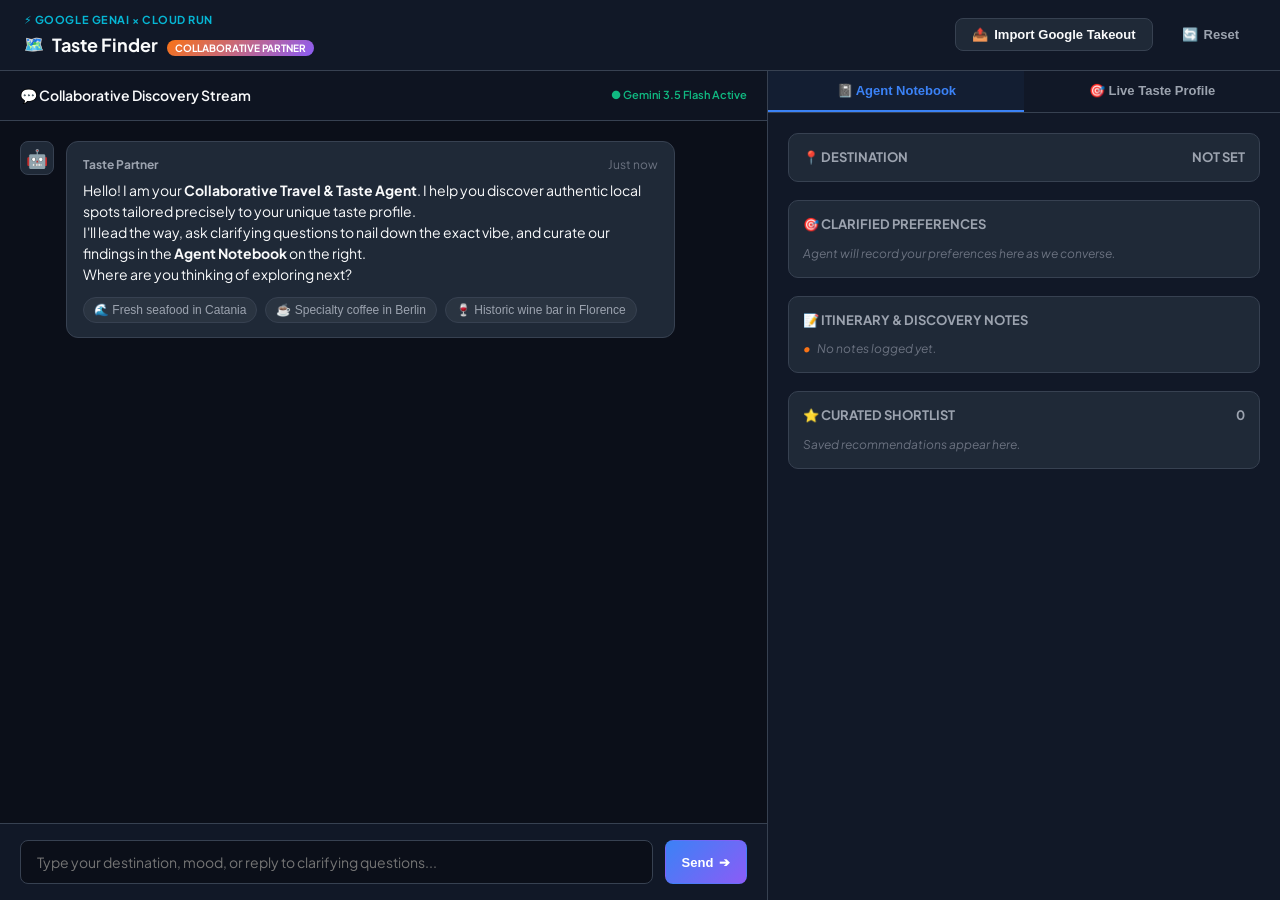
<file: frontend/index.html>
<!DOCTYPE html>
<html lang="en">
<head>
  <meta charset="UTF-8">
  <meta name="viewport" content="width=device-width, initial-scale=1.0">
  <title>Taste Finder — Collaborative Travel & Taste Agent</title>
  <link rel="preconnect" href="https://fonts.googleapis.com">
  <link rel="preconnect" href="https://fonts.gstatic.com" crossorigin>
  <link href="https://fonts.googleapis.com/css2?family=Plus+Jakarta+Sans:wght@300;400;500;600;700;800&family=JetBrains+Mono:wght@400;500&display=swap" rel="stylesheet">
  <link rel="stylesheet" href="style.css">
</head>
<body>
  <div class="app-layout">
    <!-- Top Navigation Bar -->
    <header class="navbar">
      <div class="brand">
        <div class="brand-badge">⚡ Google GenAI × Cloud Run</div>
        <div class="brand-title">
          <span class="brand-icon">🗺️</span>
          <h1>Taste Finder <span class="badge-partner">Collaborative Partner</span></h1>
        </div>
      </div>
      <div class="nav-actions">
        <button id="btnUploadModal" class="btn btn-secondary">
          <span>📤</span> Import Google Takeout
        </button>
        <button id="btnResetSession" class="btn btn-ghost" title="Reset Session">
          <span>🔄</span> Reset
        </button>
      </div>
    </header>

    <!-- Main Workspace Split -->
    <main class="workspace">
      <!-- Left: Agent Conversation & Discovery Feed -->
      <section class="pane chat-pane">
        <div class="pane-header">
          <h2>💬 Collaborative Discovery Stream</h2>
          <span class="status-indicator live">● Gemini 3.5 Flash Active</span>
        </div>

        <div class="chat-container" id="chatContainer">
          <!-- Initial Welcome Message from Agent -->
          <div class="message-card agent">
            <div class="avatar">🤖</div>
            <div class="content">
              <div class="sender-name">Taste Partner <span class="time">Just now</span></div>
              <div class="text">
                <p>Hello! I am your <strong>Collaborative Travel & Taste Agent</strong>. I help you discover authentic local spots tailored precisely to your unique taste profile.</p>
                <p>I'll lead the way, ask clarifying questions to nail down the exact vibe, and curate our findings in the <strong>Agent Notebook</strong> on the right.</p>
                <p>Where are you thinking of exploring next?</p>
              </div>
              <div class="quick-prompts">
                <button class="chip-btn" onclick="sendPrompt('Find fresh seafood in Catania, Sicily')">🌊 Fresh seafood in Catania</button>
                <button class="chip-btn" onclick="sendPrompt('Artisanal bakery and specialty coffee in Berlin')">☕ Specialty coffee in Berlin</button>
                <button class="chip-btn" onclick="sendPrompt('Cozy historic wine bar in Florence')">🍷 Historic wine bar in Florence</button>
              </div>
            </div>
          </div>
        </div>

        <!-- Clarifying Questions Dock -->
        <div class="clarification-bar hidden" id="clarificationBar">
          <div class="clarification-header">
            <span>🤔 Agent Clarifying Question:</span>
          </div>
          <div class="clarification-items" id="clarificationItems"></div>
        </div>

        <!-- Chat Input Form -->
        <form class="chat-input-area" id="chatForm">
          <input 
            type="text" 
            id="chatInput" 
            placeholder="Type your destination, mood, or reply to clarifying questions..." 
            autocomplete="off"
          />
          <button type="submit" id="btnSend" class="btn btn-primary">
            <span>Send</span> ➔
          </button>
        </form>
      </section>

      <!-- Right: Agent Notebook & Live Taste Profile -->
      <aside class="pane notebook-pane">
        <!-- Tab Switcher -->
        <div class="tab-header">
          <button class="tab-btn active" data-tab="notebook">📓 Agent Notebook</button>
          <button class="tab-btn" data-tab="profile">🎯 Live Taste Profile</button>
        </div>

        <!-- Tab 1: Agent Notebook (Itinerary & Shortlist) -->
        <div class="tab-content active" id="tabNotebook">
          <div class="notebook-section">
            <div class="section-title">
              <span>📍 Destination</span>
              <span class="badge" id="nbDestination">Not set</span>
            </div>
          </div>

          <div class="notebook-section">
            <div class="section-title">
              <span>🎯 Clarified Preferences</span>
            </div>
            <div class="tags-container" id="nbPreferences">
              <span class="empty-hint">Agent will record your preferences here as we converse.</span>
            </div>
          </div>

          <div class="notebook-section">
            <div class="section-title">
              <span>📝 Itinerary & Discovery Notes</span>
            </div>
            <ul class="notes-list" id="nbNotes">
              <li class="empty-hint">No notes logged yet.</li>
            </ul>
          </div>

          <div class="notebook-section">
            <div class="section-title">
              <span>⭐ Curated Shortlist</span>
              <span class="badge-count" id="nbShortlistCount">0</span>
            </div>
            <div class="shortlist-container" id="nbShortlist">
              <div class="empty-hint">Saved recommendations appear here.</div>
            </div>
          </div>
        </div>

        <!-- Tab 2: Live Taste Profile & Adapting Vector -->
        <div class="tab-content" id="tabProfile">
          <div class="profile-card">
            <div class="profile-summary" id="profileSummary">
              Loading your taste profile...
            </div>

            <div class="vector-weights">
              <h4>Continuous Preference Weights (Learned)</h4>
              <div class="weight-bar">
                <div class="label">Authenticity & Local Feel</div>
                <div class="progress"><div class="fill" id="weightAuth" style="width: 85%;"></div></div>
                <span class="val" id="valAuth">0.85</span>
              </div>
              <div class="weight-bar">
                <div class="label">Culinary Quality & Craft</div>
                <div class="progress"><div class="fill" id="weightCulinary" style="width: 90%;"></div></div>
                <span class="val" id="valCulinary">0.90</span>
              </div>
              <div class="weight-bar">
                <div class="label">Scenic & Historic Ambiance</div>
                <div class="progress"><div class="fill" id="weightAmbiance" style="width: 80%;"></div></div>
                <span class="val" id="valAmbiance">0.80</span>
              </div>
              <div class="weight-bar">
                <div class="label">Value for Money</div>
                <div class="progress"><div class="fill" id="weightValue" style="width: 75%;"></div></div>
                <span class="val" id="valValue">0.75</span>
              </div>
            </div>

            <div class="tag-group">
              <h4>Preferred Vibes</h4>
              <div class="tags-container" id="profileVibes"></div>
            </div>

            <div class="tag-group">
              <h4>Preferred Cuisines</h4>
              <div class="tags-container" id="profileCuisines"></div>
            </div>

            <div class="tag-group">
              <h4>Avoid Filters (Tourist Traps)</h4>
              <div class="tags-container avoids" id="profileAvoids"></div>
            </div>
          </div>
        </div>
      </aside>
    </main>

    <!-- Upload Takeout Modal -->
    <div class="modal hidden" id="uploadModal">
      <div class="modal-backdrop" onclick="closeModal()"></div>
      <div class="modal-card">
        <div class="modal-header">
          <h3>📤 Import Google Maps Saved Places</h3>
          <button class="btn-close" onclick="closeModal()">×</button>
        </div>
        <div class="modal-body">
          <p>Upload your <strong>Google Takeout <code>.zip</code></strong> file directly (or uncompressed <code>Saved Places.json</code> / <code>Want to go.csv</code>). Gemini will analyze your places, cluster your preferences, and build an adaptive Taste Profile.</p>
          <div class="drop-zone" id="dropZone">
            <input type="file" id="fileInput" accept=".zip,.json,.geojson,.csv" />
            <div class="drop-text">
              <span class="drop-icon">📦</span>
              <p>Drag and drop your <strong>Takeout .zip</strong> or JSON/CSV here, or <strong>browse files</strong></p>
            </div>
          </div>
          <div class="upload-status hidden" id="uploadStatus">
            <div class="spinner"></div>
            <span>Analyzing places with Gemini 3.5 on Vertex AI...</span>
          </div>
        </div>
      </div>
    </div>
  </div>

  <script src="app.js"></script>
</body>
</html>
</file>
<file: frontend/style.css>
:root {
  --bg-primary: #0b0f19;
  --bg-surface: #111827;
  --bg-card: #1f2937;
  --bg-glass: rgba(31, 41, 55, 0.7);
  --border-color: #374151;
  --border-subtle: #2d3748;
  
  --text-primary: #f9fafb;
  --text-secondary: #9ca3af;
  --text-muted: #6b7280;

  --accent-blue: #3b82f6;
  --accent-cyan: #06b6d4;
  --accent-orange: #f97316;
  --accent-emerald: #10b981;
  --accent-purple: #8b5cf6;

  --font-main: 'Plus Jakarta Sans', system-ui, -apple-system, sans-serif;
  --font-mono: 'JetBrains Mono', monospace;
}

* {
  box-sizing: border-box;
  margin: 0;
  padding: 0;
}

body {
  font-family: var(--font-main);
  background-color: var(--bg-primary);
  color: var(--text-primary);
  height: 100vh;
  overflow: hidden;
  line-height: 1.5;
}

.app-layout {
  display: flex;
  flex-direction: column;
  height: 100vh;
}

/* Navbar */
.navbar {
  display: flex;
  align-items: center;
  justify-content: space-between;
  padding: 12px 24px;
  background: var(--bg-surface);
  border-bottom: 1px solid var(--border-color);
  z-index: 10;
}

.brand {
  display: flex;
  flex-direction: column;
  gap: 2px;
}

.brand-badge {
  font-size: 11px;
  font-weight: 700;
  color: var(--accent-cyan);
  text-transform: uppercase;
  letter-spacing: 0.05em;
}

.brand-title {
  display: flex;
  align-items: center;
  gap: 8px;
}

.brand-title h1 {
  font-size: 18px;
  font-weight: 700;
  color: var(--text-primary);
}

.badge-partner {
  background: linear-gradient(135deg, var(--accent-orange), var(--accent-purple));
  color: #fff;
  font-size: 10px;
  font-weight: 700;
  padding: 2px 8px;
  border-radius: 9999px;
  text-transform: uppercase;
  margin-left: 6px;
}

.nav-actions {
  display: flex;
  align-items: center;
  gap: 12px;
}

/* Buttons */
.btn {
  display: inline-flex;
  align-items: center;
  gap: 6px;
  padding: 8px 16px;
  border-radius: 8px;
  font-size: 13px;
  font-weight: 600;
  cursor: pointer;
  transition: all 0.2s ease;
  border: 1px solid transparent;
}

.btn-primary {
  background: linear-gradient(135deg, var(--accent-blue), var(--accent-purple));
  color: #fff;
}

.btn-primary:hover {
  opacity: 0.95;
  transform: translateY(-1px);
}

.btn-secondary {
  background: var(--bg-card);
  color: var(--text-primary);
  border-color: var(--border-color);
}

.btn-secondary:hover {
  background: var(--border-color);
}

.btn-ghost {
  background: transparent;
  color: var(--text-secondary);
}

.btn-ghost:hover {
  color: var(--text-primary);
}

/* Workspace Split */
.workspace {
  display: flex;
  flex: 1;
  overflow: hidden;
}

.pane {
  display: flex;
  flex-direction: column;
  height: 100%;
}

.chat-pane {
  flex: 1.2;
  border-right: 1px solid var(--border-color);
  background: var(--bg-primary);
}

.notebook-pane {
  flex: 0.8;
  background: var(--bg-surface);
  overflow-y: auto;
}

/* Pane Header */
.pane-header {
  display: flex;
  align-items: center;
  justify-content: space-between;
  padding: 14px 20px;
  border-bottom: 1px solid var(--border-color);
  background: rgba(17, 24, 39, 0.6);
}

.pane-header h2 {
  font-size: 14px;
  font-weight: 600;
}

.status-indicator {
  font-size: 11px;
  font-weight: 600;
  color: var(--accent-emerald);
}

/* Chat Container */
.chat-container {
  flex: 1;
  padding: 20px;
  overflow-y: auto;
  display: flex;
  flex-direction: column;
  gap: 18px;
}

.message-card {
  display: flex;
  gap: 12px;
  max-width: 90%;
  animation: fadeIn 0.3s ease;
}

.message-card.user {
  align-self: flex-end;
  flex-direction: row-reverse;
}

.message-card.user .content {
  background: #1e3a8a;
  border-color: #2563eb;
}

.avatar {
  width: 34px;
  height: 34px;
  border-radius: 8px;
  background: var(--bg-card);
  display: flex;
  align-items: center;
  justify-content: center;
  font-size: 18px;
  flex-shrink: 0;
  border: 1px solid var(--border-color);
}

.content {
  background: var(--bg-card);
  border: 1px solid var(--border-color);
  border-radius: 12px;
  padding: 14px 16px;
  font-size: 14px;
  color: var(--text-primary);
}

.sender-name {
  font-size: 12px;
  font-weight: 700;
  color: var(--text-secondary);
  margin-bottom: 6px;
  display: flex;
  justify-content: space-between;
}

.sender-name .time {
  font-weight: 400;
  color: var(--text-muted);
}

.quick-prompts {
  display: flex;
  flex-wrap: wrap;
  gap: 8px;
  margin-top: 12px;
}

.chip-btn {
  background: rgba(255, 255, 255, 0.05);
  border: 1px solid var(--border-color);
  color: var(--text-secondary);
  font-size: 12px;
  padding: 5px 10px;
  border-radius: 999px;
  cursor: pointer;
  transition: all 0.2s;
}

.chip-btn:hover {
  background: rgba(59, 130, 246, 0.2);
  border-color: var(--accent-blue);
  color: var(--text-primary);
}

/* Clarification Bar */
.clarification-bar {
  background: rgba(249, 115, 22, 0.1);
  border-top: 1px solid var(--accent-orange);
  border-bottom: 1px solid var(--accent-orange);
  padding: 10px 20px;
  display: flex;
  flex-direction: column;
  gap: 8px;
}

.clarification-header {
  font-size: 12px;
  font-weight: 700;
  color: var(--accent-orange);
}

.clarification-item {
  background: rgba(31, 41, 55, 0.8);
  border: 1px solid var(--border-color);
  padding: 8px 12px;
  border-radius: 8px;
  font-size: 13px;
  cursor: pointer;
  transition: all 0.2s;
}

.clarification-item:hover {
  border-color: var(--accent-orange);
}

/* Chat Input */
.chat-input-area {
  display: flex;
  padding: 16px 20px;
  background: var(--bg-surface);
  border-top: 1px solid var(--border-color);
  gap: 12px;
}

.chat-input-area input {
  flex: 1;
  background: var(--bg-primary);
  border: 1px solid var(--border-color);
  padding: 12px 16px;
  border-radius: 8px;
  color: #fff;
  font-size: 14px;
  font-family: inherit;
  outline: none;
}

.chat-input-area input:focus {
  border-color: var(--accent-blue);
}

/* Place Cards within Chat */
.places-grid {
  display: grid;
  grid-template-columns: 1fr;
  gap: 12px;
  margin-top: 12px;
}

.place-card {
  background: rgba(17, 24, 39, 0.8);
  border: 1px solid var(--border-color);
  border-radius: 10px;
  padding: 12px 14px;
  display: flex;
  flex-direction: column;
  gap: 8px;
  transition: transform 0.2s, border-color 0.2s;
}

.place-card:hover {
  border-color: var(--accent-cyan);
}

.place-header {
  display: flex;
  justify-content: space-between;
  align-items: flex-start;
}

.place-name {
  font-weight: 700;
  font-size: 15px;
  color: #fff;
}

.place-score {
  background: rgba(16, 185, 129, 0.15);
  color: var(--accent-emerald);
  border: 1px solid var(--accent-emerald);
  font-size: 11px;
  font-weight: 700;
  padding: 2px 6px;
  border-radius: 6px;
}

.place-meta {
  font-size: 12px;
  color: var(--text-secondary);
  display: flex;
  gap: 10px;
}

.place-reason {
  font-size: 12px;
  color: #a7f3d0;
  background: rgba(6, 78, 59, 0.3);
  padding: 6px 10px;
  border-radius: 6px;
  font-style: italic;
}

.place-actions {
  display: flex;
  align-items: center;
  justify-content: space-between;
  margin-top: 4px;
}

.feedback-buttons {
  display: flex;
  gap: 6px;
}

.btn-thumb {
  background: rgba(255, 255, 255, 0.05);
  border: 1px solid var(--border-color);
  color: var(--text-secondary);
  font-size: 12px;
  padding: 3px 8px;
  border-radius: 6px;
  cursor: pointer;
  transition: all 0.2s;
}

.btn-thumb:hover {
  background: var(--accent-blue);
  color: #fff;
}

.maps-link {
  font-size: 12px;
  color: var(--accent-cyan);
  text-decoration: none;
  font-weight: 600;
}

.maps-link:hover {
  text-decoration: underline;
}

/* Notebook & Profile Pane */
.tab-header {
  display: flex;
  border-bottom: 1px solid var(--border-color);
  background: var(--bg-surface);
}

.tab-btn {
  flex: 1;
  padding: 12px;
  background: transparent;
  border: none;
  color: var(--text-secondary);
  font-size: 13px;
  font-weight: 600;
  cursor: pointer;
  border-bottom: 2px solid transparent;
}

.tab-btn.active {
  color: var(--accent-blue);
  border-bottom-color: var(--accent-blue);
  background: rgba(59, 130, 246, 0.05);
}

.tab-content {
  display: none;
  padding: 20px;
  flex-direction: column;
  gap: 18px;
}

.tab-content.active {
  display: flex;
}

.notebook-section {
  background: var(--bg-card);
  border: 1px solid var(--border-color);
  border-radius: 10px;
  padding: 14px;
  display: flex;
  flex-direction: column;
  gap: 10px;
}

.section-title {
  display: flex;
  justify-content: space-between;
  align-items: center;
  font-size: 13px;
  font-weight: 700;
  color: var(--text-secondary);
  text-transform: uppercase;
}

.tags-container {
  display: flex;
  flex-wrap: wrap;
  gap: 6px;
}

.tag-pill {
  background: rgba(59, 130, 246, 0.15);
  border: 1px solid var(--accent-blue);
  color: #93c5fd;
  font-size: 12px;
  padding: 3px 8px;
  border-radius: 6px;
}

.tags-container.avoids .tag-pill {
  background: rgba(239, 68, 68, 0.15);
  border-color: #ef4444;
  color: #fca5a5;
}

.notes-list {
  list-style-type: none;
  display: flex;
  flex-direction: column;
  gap: 8px;
  font-size: 13px;
  color: var(--text-primary);
}

.notes-list li {
  padding-left: 14px;
  position: relative;
}

.notes-list li::before {
  content: "•";
  position: absolute;
  left: 0;
  color: var(--accent-orange);
}

.empty-hint {
  font-size: 12px;
  color: var(--text-muted);
  font-style: italic;
}

/* Weight Bar Component */
.vector-weights {
  display: flex;
  flex-direction: column;
  gap: 10px;
  margin-top: 14px;
  margin-bottom: 14px;
}

.vector-weights h4, .tag-group h4 {
  font-size: 12px;
  font-weight: 700;
  text-transform: uppercase;
  color: var(--text-secondary);
  margin-bottom: 6px;
}

.weight-bar {
  display: flex;
  align-items: center;
  gap: 10px;
  font-size: 12px;
}

.weight-bar .label {
  flex: 1.2;
  color: var(--text-secondary);
}

.weight-bar .progress {
  flex: 1.5;
  height: 6px;
  background: var(--bg-primary);
  border-radius: 999px;
  overflow: hidden;
}

.weight-bar .fill {
  height: 100%;
  background: linear-gradient(90deg, var(--accent-cyan), var(--accent-blue));
  border-radius: 999px;
  transition: width 0.4s ease;
}

.weight-bar .val {
  font-family: var(--font-mono);
  font-size: 11px;
  color: var(--accent-cyan);
  width: 30px;
  text-align: right;
}

/* Modal */
.modal {
  position: fixed;
  inset: 0;
  display: flex;
  align-items: center;
  justify-content: center;
  z-index: 100;
}

.modal-backdrop {
  position: absolute;
  inset: 0;
  background: rgba(0, 0, 0, 0.7);
  backdrop-filter: blur(4px);
}

.modal-card {
  position: relative;
  background: var(--bg-surface);
  border: 1px solid var(--border-color);
  border-radius: 14px;
  width: 90%;
  max-width: 500px;
  padding: 24px;
  z-index: 101;
  display: flex;
  flex-direction: column;
  gap: 16px;
}

.modal-header {
  display: flex;
  justify-content: space-between;
  align-items: center;
}

.btn-close {
  background: transparent;
  border: none;
  font-size: 20px;
  color: var(--text-secondary);
  cursor: pointer;
}

.drop-zone {
  position: relative;
  border: 2px dashed var(--border-color);
  border-radius: 10px;
  padding: 30px 20px;
  text-align: center;
  background: var(--bg-primary);
  cursor: pointer;
}

.drop-zone input {
  position: absolute;
  inset: 0;
  opacity: 0;
  cursor: pointer;
}

.drop-icon {
  font-size: 32px;
  margin-bottom: 8px;
  display: block;
}

.hidden {
  display: none !important;
}

@keyframes fadeIn {
  from { opacity: 0; transform: translateY(6px); }
  to { opacity: 1; transform: translateY(0); }
}
</file>
